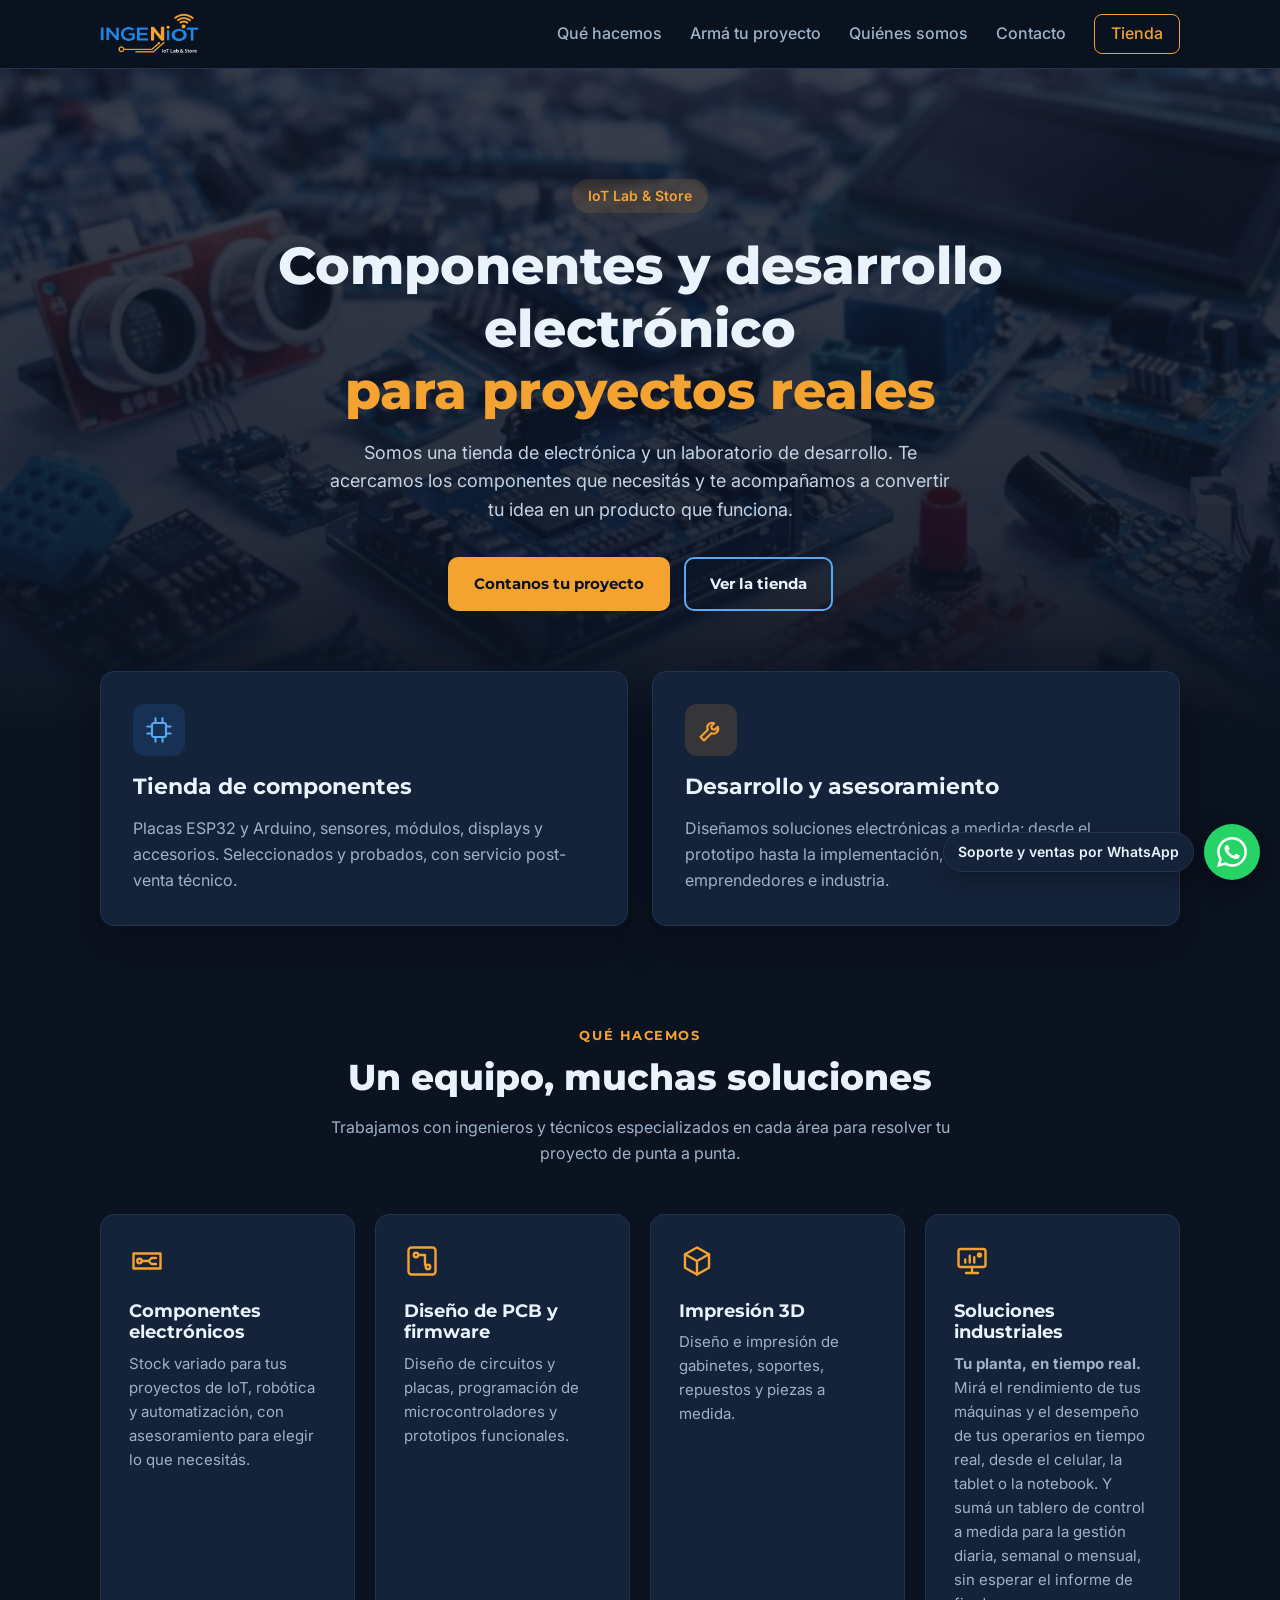
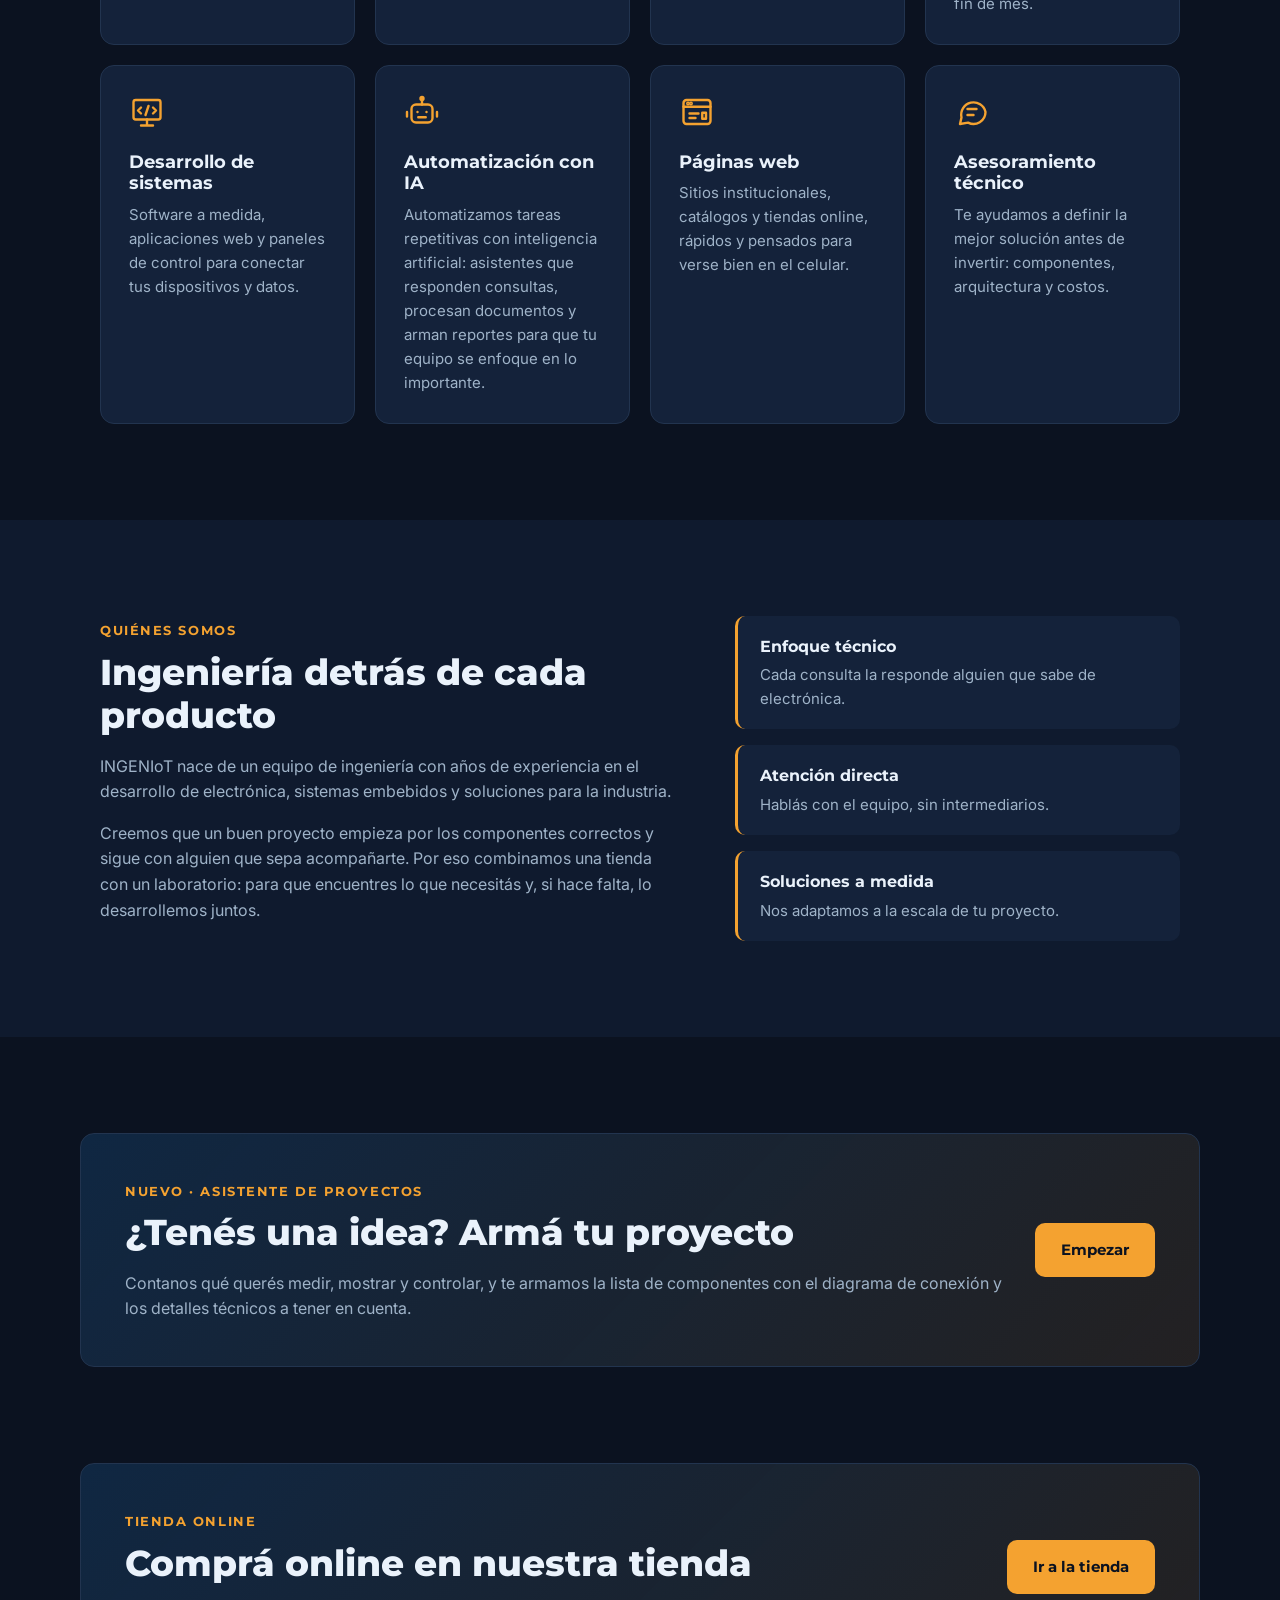
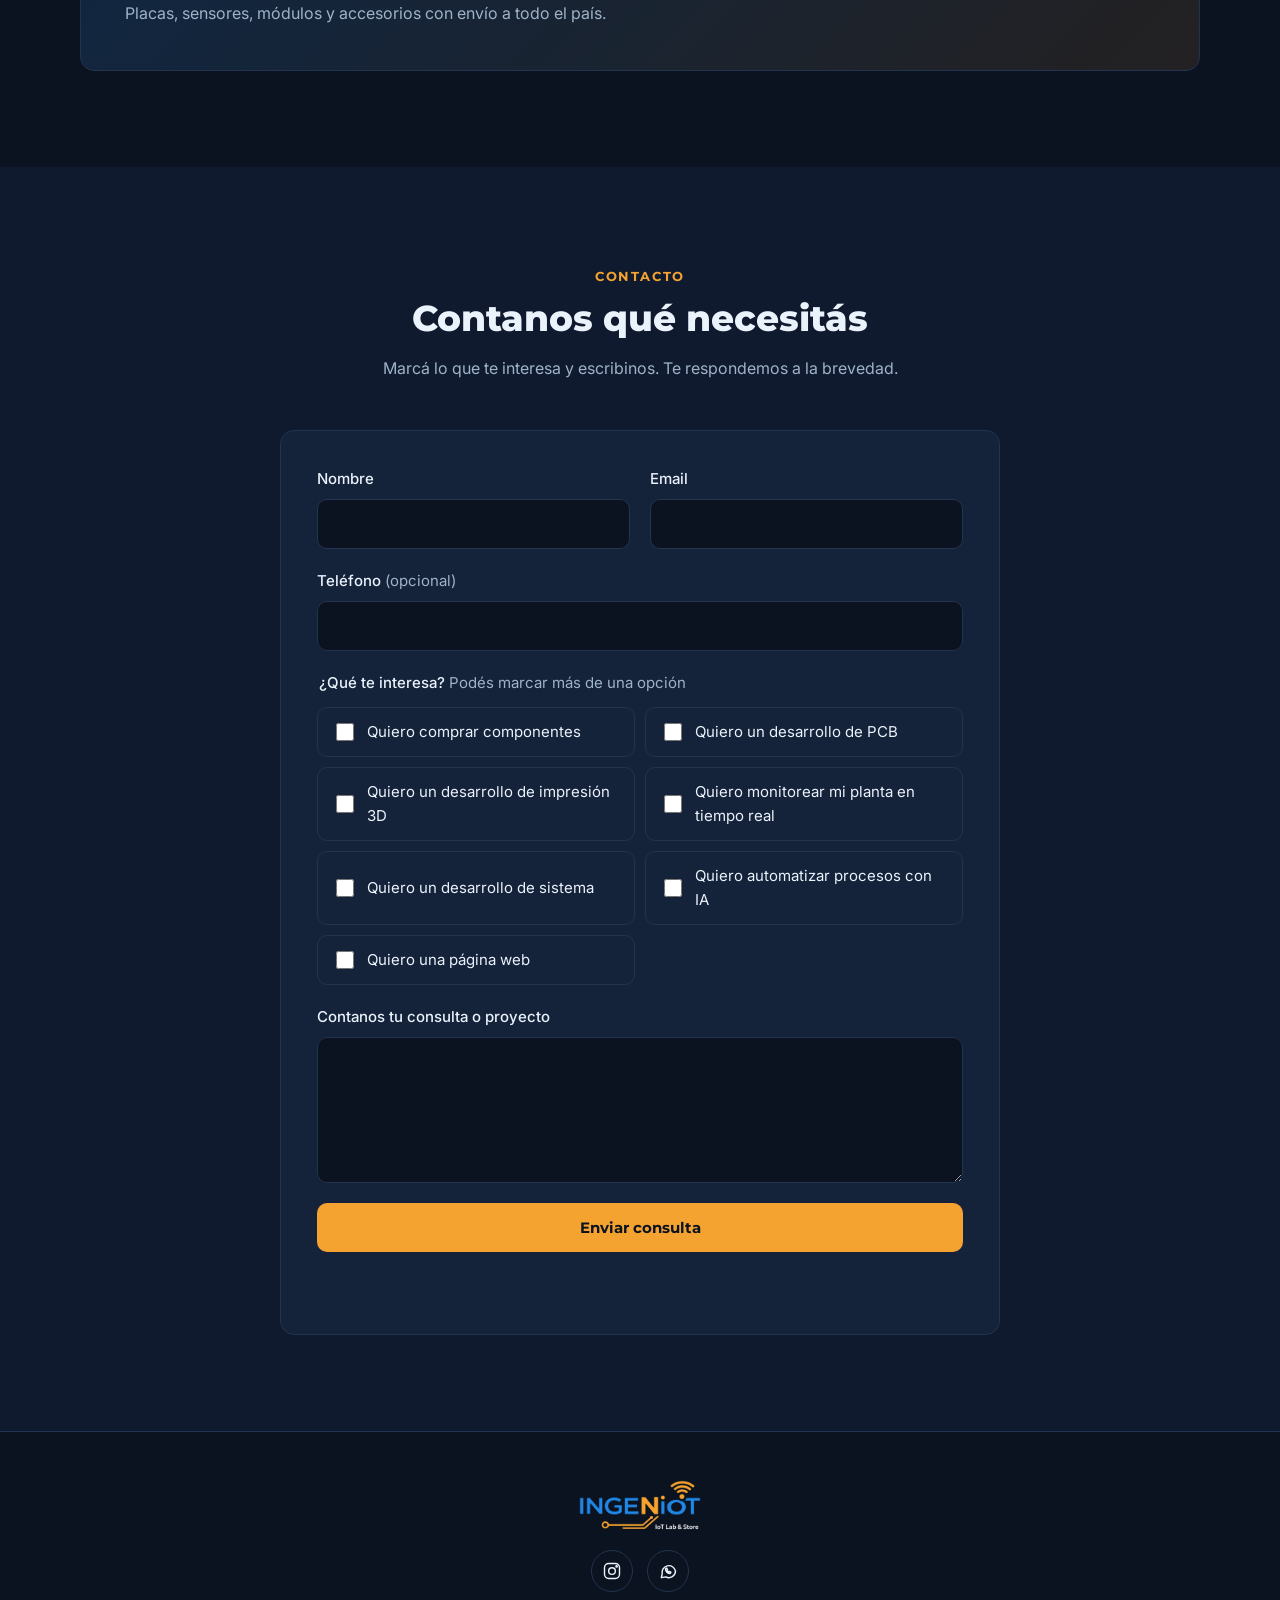
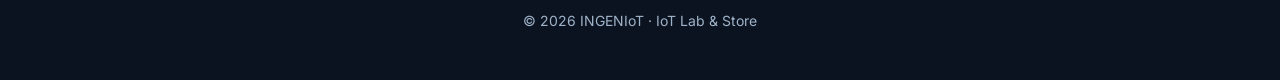
<file: index.html>
<!DOCTYPE html>
<html lang="es">
<head>
  <meta charset="UTF-8">
  <meta name="viewport" content="width=device-width, initial-scale=1.0">
  <title>INGENIoT | IoT Lab &amp; Store</title>
  <meta name="description" content="INGENIoT: tienda de componentes electrónicos e IoT, y desarrollos a medida: PCB, firmware, impresión 3D, soluciones industriales y sistemas.">
  <link rel="icon" type="image/png" href="ingeniot_reducido.png">

  <meta property="og:title" content="INGENIoT | IoT Lab & Store">
  <meta property="og:description" content="Componentes electrónicos y desarrollos a medida. Un equipo de ingeniería detrás de cada proyecto.">
  <meta property="og:image" content="https://ingeniotstore.com.ar/ingeniot_reducido.png">

  <link rel="preconnect" href="https://fonts.googleapis.com">
  <link rel="preconnect" href="https://fonts.gstatic.com" crossorigin>
  <link href="https://fonts.googleapis.com/css2?family=Montserrat:wght@500;600;700;800&family=Inter:wght@400;500;600&display=swap" rel="stylesheet">
  <link rel="stylesheet" href="styles.css">
</head>

<body>

  <!-- ===== ENCABEZADO ===== -->
  <header class="header">
    <div class="container header-inner">
      <a href="#inicio" class="brand"><img src="ingeniot.png" alt="INGENIoT IoT Lab & Store"></a>
      <button class="menu-toggle" aria-label="Abrir menú" aria-expanded="false">
        <span></span><span></span><span></span>
      </button>
      <nav class="nav">
        <a href="#servicios">Qué hacemos</a>
        <a href="asistente.html">Armá tu proyecto</a>
        <a href="#nosotros">Quiénes somos</a>
        <a href="#contacto">Contacto</a>
        <a href="#tienda" class="nav-store">Tienda</a>
      </nav>
    </div>
  </header>

  <!-- ===== HERO ===== -->
  <section class="hero" id="inicio">
    <div class="container hero-inner">
      <span class="badge">IoT Lab &amp; Store</span>
      <h1>Componentes y desarrollo electrónico<br><span class="accent">para proyectos reales</span></h1>
      <p class="lead">
        Somos una tienda de electrónica y un laboratorio de desarrollo.
        Te acercamos los componentes que necesitás y te acompañamos a convertir tu idea
        en un producto que funciona.
      </p>
      <div class="hero-actions">
        <a href="#contacto" class="btn btn-primary">Contanos tu proyecto</a>
        <a href="#tienda" class="btn btn-ghost">Ver la tienda</a>
      </div>
    </div>
  </section>

  <!-- ===== DOS PILARES ===== -->
  <section class="pillars container">
    <article class="pillar">
      <div class="pillar-icon">
        <svg viewBox="0 0 24 24" aria-hidden="true"><rect x="6" y="6" width="12" height="12" rx="1.5"/><path d="M9 2v4M15 2v4M9 18v4M15 18v4M2 9h4M2 15h4M18 9h4M18 15h4"/></svg>
      </div>
      <h2>Tienda de componentes</h2>
      <p>Placas ESP32 y Arduino, sensores, módulos, displays y accesorios. Seleccionados y probados, con servicio post-venta técnico.</p>
    </article>
    <article class="pillar">
      <div class="pillar-icon">
        <svg viewBox="0 0 24 24" aria-hidden="true"><path d="M14.7 6.3a4 4 0 0 0-5.4 5.4L3 18l3 3 6.3-6.3a4 4 0 0 0 5.4-5.4l-2.5 2.5-2.4-.6-.6-2.4z"/></svg>
      </div>
      <h2>Desarrollo y asesoramiento</h2>
      <p>Diseñamos soluciones electrónicas a medida: desde el prototipo hasta la implementación, para particulares, emprendedores e industria.</p>
    </article>
  </section>

  <!-- ===== SERVICIOS ===== -->
  <section class="section" id="servicios">
    <div class="container">
      <header class="section-head">
        <span class="kicker">Qué hacemos</span>
        <h2>Un equipo, muchas soluciones</h2>
        <p>Trabajamos con ingenieros y técnicos especializados en cada área para resolver tu proyecto de punta a punta.</p>
      </header>

      <div class="cards">
        <article class="card">
          <svg viewBox="0 0 24 24" aria-hidden="true"><path d="M3 7h18v10H3z"/><circle cx="7" cy="12" r="1.5"/><path d="M8.5 12H13l2-2h3M13 12l2 2h3"/></svg>
          <h3>Componentes electrónicos</h3>
          <p>Stock variado para tus proyectos de IoT, robótica y automatización, con asesoramiento para elegir lo que necesitás.</p>
        </article>
        <article class="card">
          <svg viewBox="0 0 24 24" aria-hidden="true"><rect x="3" y="3" width="18" height="18" rx="2"/><circle cx="8" cy="8" r="1.5"/><circle cx="16" cy="16" r="1.5"/><path d="M9.5 8H14v6.5"/></svg>
          <h3>Diseño de PCB y firmware</h3>
          <p>Diseño de circuitos y placas, programación de microcontroladores y prototipos funcionales.</p>
        </article>
        <article class="card">
          <svg viewBox="0 0 24 24" aria-hidden="true"><path d="M12 3l8 4.5v9L12 21l-8-4.5v-9z"/><path d="M12 12l8-4.5M12 12v9M12 12L4 7.5"/></svg>
          <h3>Impresión 3D</h3>
          <p>Diseño e impresión de gabinetes, soportes, repuestos y piezas a medida.</p>
        </article>
        <article class="card">
          <svg viewBox="0 0 24 24" aria-hidden="true"><rect x="3" y="4" width="18" height="12" rx="1.5"/><path d="M8 20h8M12 16v4M7.5 13v-2M10.5 13V8.5M13.5 13V9.5"/><circle cx="17" cy="8" r="1"/></svg>
          <h3>Soluciones industriales</h3>
          <p><strong>Tu planta, en tiempo real.</strong> Mirá el rendimiento de tus máquinas y el desempeño de tus operarios en tiempo real, desde el celular, la tablet o la notebook. Y sumá un tablero de control a medida para la gestión diaria, semanal o mensual, sin esperar el informe de fin de mes.</p>
        </article>
        <article class="card">
          <svg viewBox="0 0 24 24" aria-hidden="true"><rect x="3" y="4" width="18" height="13" rx="1.5"/><path d="M8 21h8M12 17v4M8 9l-2 2 2 2M16 9l2 2-2 2M13 8l-2 6"/></svg>
          <h3>Desarrollo de sistemas</h3>
          <p>Software a medida, aplicaciones web y paneles de control para conectar tus dispositivos y datos.</p>
        </article>
        <article class="card">
          <svg viewBox="0 0 24 24" aria-hidden="true"><rect x="5" y="7" width="14" height="12" rx="3"/><path d="M12 3v4M9 12h.01M15 12h.01M9.5 15.5h5M2 12v3M22 12v3"/><circle cx="12" cy="3" r="1"/></svg>
          <h3>Automatización con IA</h3>
          <p>Automatizamos tareas repetitivas con inteligencia artificial: asistentes que responden consultas, procesan documentos y arman reportes para que tu equipo se enfoque en lo importante.</p>
        </article>
        <article class="card">
          <svg viewBox="0 0 24 24" aria-hidden="true"><rect x="3" y="4" width="18" height="16" rx="2"/><path d="M3 8.5h18"/><circle cx="6" cy="6.3" r=".5"/><circle cx="8" cy="6.3" r=".5"/><path d="M7 13h6M7 16h4M15.5 12.5h2.5v4h-2.5z"/></svg>
          <h3>Páginas web</h3>
          <p>Sitios institucionales, catálogos y tiendas online, rápidos y pensados para verse bien en el celular.</p>
        </article>
        <article class="card">
          <svg viewBox="0 0 24 24" aria-hidden="true"><path d="M21 12a8 8 0 0 1-11.6 7.1L4 20l1-4.4A8 8 0 1 1 21 12z"/><path d="M9 10h6M9 14h4"/></svg>
          <h3>Asesoramiento técnico</h3>
          <p>Te ayudamos a definir la mejor solución antes de invertir: componentes, arquitectura y costos.</p>
        </article>
      </div>
    </div>
  </section>

  <!-- ===== QUIÉNES SOMOS ===== -->
  <section class="section section-alt" id="nosotros">
    <div class="container about">
      <div class="about-text">
        <span class="kicker">Quiénes somos</span>
        <h2>Ingeniería detrás de cada producto</h2>
        <p>
          INGENIoT nace de un equipo de ingeniería con años de experiencia en el desarrollo
          de electrónica, sistemas embebidos y soluciones para la industria.
        </p>
        <p>
          Creemos que un buen proyecto empieza por los componentes correctos y sigue con
          alguien que sepa acompañarte. Por eso combinamos una tienda con un laboratorio:
          para que encuentres lo que necesitás y, si hace falta, lo desarrollemos juntos.
        </p>
      </div>
      <ul class="values">
        <li><strong>Enfoque técnico</strong><span>Cada consulta la responde alguien que sabe de electrónica.</span></li>
        <li><strong>Atención directa</strong><span>Hablás con el equipo, sin intermediarios.</span></li>
        <li><strong>Soluciones a medida</strong><span>Nos adaptamos a la escala de tu proyecto.</span></li>
      </ul>
    </div>
  </section>

  <!-- ===== ASISTENTE ===== -->
  <section class="section" id="asistente">
    <div class="container store-cta">
      <div>
        <span class="kicker">Nuevo · Asistente de proyectos</span>
        <h2>¿Tenés una idea? Armá tu proyecto</h2>
        <p>Contanos qué querés medir, mostrar y controlar, y te armamos la lista de componentes con el diagrama de conexión y los detalles técnicos a tener en cuenta.</p>
      </div>
      <a href="asistente.html" class="btn btn-primary">Empezar</a>
    </div>
  </section>

  <!-- ===== TIENDA ===== -->
  <section class="section" id="tienda">
    <div class="container store-cta">
      <div>
        <span class="kicker">Tienda online</span>
        <h2>Nuestra tienda está en desarrollo</h2>
        <p>Muy pronto vas a poder comprar todos nuestros componentes online. Mientras tanto, escribinos y te asesoramos.</p>
      </div>
      <a href="#contacto" class="btn btn-primary" id="store-link">
        <span id="store-link-text">Consultar disponibilidad</span>
      </a>
    </div>
  </section>

  <!-- ===== CONTACTO ===== -->
  <section class="section section-alt" id="contacto">
    <div class="container contact">
      <header class="section-head">
        <span class="kicker">Contacto</span>
        <h2>Contanos qué necesitás</h2>
        <p>Marcá lo que te interesa y escribinos. Te respondemos a la brevedad.</p>
      </header>

      <form class="form" id="contact-form" novalidate>
        <input type="hidden" name="_subject" value="Nueva consulta desde ingeniotstore.com.ar">
        <input type="text" name="_gotcha" tabindex="-1" autocomplete="off" style="display:none">
        <div class="form-row">
          <label>Nombre
            <input type="text" name="nombre" required autocomplete="name">
          </label>
          <label>Email
            <input type="email" name="email" required autocomplete="email">
          </label>
        </div>
        <label><span>Teléfono <span class="optional">(opcional)</span></span>
          <input type="tel" name="telefono" autocomplete="tel">
        </label>

        <fieldset>
          <legend>¿Qué te interesa? <span class="optional">Podés marcar más de una opción</span></legend>
          <div class="checks">
            <label class="check"><input type="checkbox" name="interes" value="Quiero comprar componentes"><span>Quiero comprar componentes</span></label>
            <label class="check"><input type="checkbox" name="interes" value="Quiero un desarrollo de PCB"><span>Quiero un desarrollo de PCB</span></label>
            <label class="check"><input type="checkbox" name="interes" value="Quiero un desarrollo de impresión 3D"><span>Quiero un desarrollo de impresión 3D</span></label>
            <label class="check"><input type="checkbox" name="interes" value="Quiero monitorear mi planta en tiempo real"><span>Quiero monitorear mi planta en tiempo real</span></label>
            <label class="check"><input type="checkbox" name="interes" value="Quiero un desarrollo de sistema"><span>Quiero un desarrollo de sistema</span></label>
            <label class="check"><input type="checkbox" name="interes" value="Quiero automatizar procesos con IA"><span>Quiero automatizar procesos con IA</span></label>
            <label class="check"><input type="checkbox" name="interes" value="Quiero una página web"><span>Quiero una página web</span></label>
          </div>
        </fieldset>

        <label>Contanos tu consulta o proyecto
          <textarea name="mensaje" rows="5" required></textarea>
        </label>

        <button type="submit" class="btn btn-primary btn-block">Enviar consulta</button>
        <p class="form-status" id="form-status" role="status"></p>
      </form>
    </div>
  </section>

  <!-- ===== PIE ===== -->
  <footer class="footer">
    <div class="container footer-inner">
      <img src="ingeniot.png" alt="INGENIoT" class="footer-logo">
      <div class="social">
        <a href="https://www.instagram.com/ingeniot.store/" target="_blank" rel="noopener" aria-label="Instagram">
          <svg viewBox="0 0 24 24" aria-hidden="true"><rect x="3" y="3" width="18" height="18" rx="5"/><circle cx="12" cy="12" r="4"/><circle cx="17.5" cy="6.5" r="0.8" class="fill"/></svg>
        </a>
        <a href="https://wa.me/5491128269570" target="_blank" rel="noopener" aria-label="WhatsApp">
          <svg viewBox="0 0 24 24" aria-hidden="true"><path d="M21 12a8 8 0 0 1-11.6 7.1L4 20l1-4.4A8 8 0 1 1 21 12z"/><path d="M9 9.5c0 3 2.5 5.5 5.5 5.5l1-1.5-2-1-1 .8a4 4 0 0 1-1.8-1.8l.8-1-1-2z"/></svg>
        </a>
      </div>
      <p class="copy">© <span id="year"></span> INGENIoT · IoT Lab &amp; Store</p>
    </div>
  </footer>

  <!-- ===== BOTÓN FLOTANTE DE WHATSAPP ===== -->
  <a class="wa-float" href="https://wa.me/5491128269570?text=Hola%20INGENIoT!%20Les%20escribo%20desde%20la%20web." target="_blank" rel="noopener" aria-label="Soporte y ventas por WhatsApp">
    <span class="wa-float-label">Soporte y ventas por WhatsApp</span>
    <span class="wa-float-icon"><svg viewBox="0 0 24 24" aria-hidden="true"><path d="M17.472 14.382c-.297-.149-1.758-.867-2.03-.967-.273-.099-.471-.148-.67.15-.197.297-.767.966-.94 1.164-.173.199-.347.223-.644.075-.297-.15-1.255-.463-2.39-1.475-.883-.788-1.48-1.761-1.653-2.059-.173-.297-.018-.458.13-.606.134-.133.298-.347.446-.52.149-.174.198-.298.298-.497.099-.198.05-.371-.025-.52-.075-.149-.669-1.612-.916-2.207-.242-.579-.487-.5-.669-.51-.173-.008-.371-.01-.57-.01-.198 0-.52.074-.792.372-.272.297-1.04 1.016-1.04 2.479 0 1.462 1.065 2.875 1.213 3.074.149.198 2.096 3.2 5.077 4.487.709.306 1.262.489 1.694.625.712.227 1.36.195 1.871.118.571-.085 1.758-.719 2.006-1.413.248-.694.248-1.289.173-1.413-.074-.124-.272-.198-.57-.347m-5.421 7.403h-.004a9.87 9.87 0 01-5.031-1.378l-.361-.214-3.741.982.998-3.648-.235-.374a9.86 9.86 0 01-1.51-5.26c.001-5.45 4.436-9.884 9.888-9.884 2.64 0 5.122 1.03 6.988 2.898a9.825 9.825 0 012.893 6.994c-.003 5.45-4.437 9.884-9.885 9.884m8.413-18.297A11.815 11.815 0 0012.05 0C5.495 0 .16 5.335.157 11.892c0 2.096.547 4.142 1.588 5.945L.057 24l6.305-1.654a11.882 11.882 0 005.683 1.448h.005c6.554 0 11.89-5.335 11.893-11.893a11.821 11.821 0 00-3.48-8.413Z"/></svg></span>
  </a>

  <script src="script.js"></script>
  <!-- Cloudflare Web Analytics -->
  <script type="module" src="https://static.cloudflareinsights.com/beacon.min.js" data-cf-beacon='{"token": "4efd9dc6b10c491eab348f158e0e42d2"}'></script>
  <!-- End Cloudflare Web Analytics -->
</body>
</html>
</file>
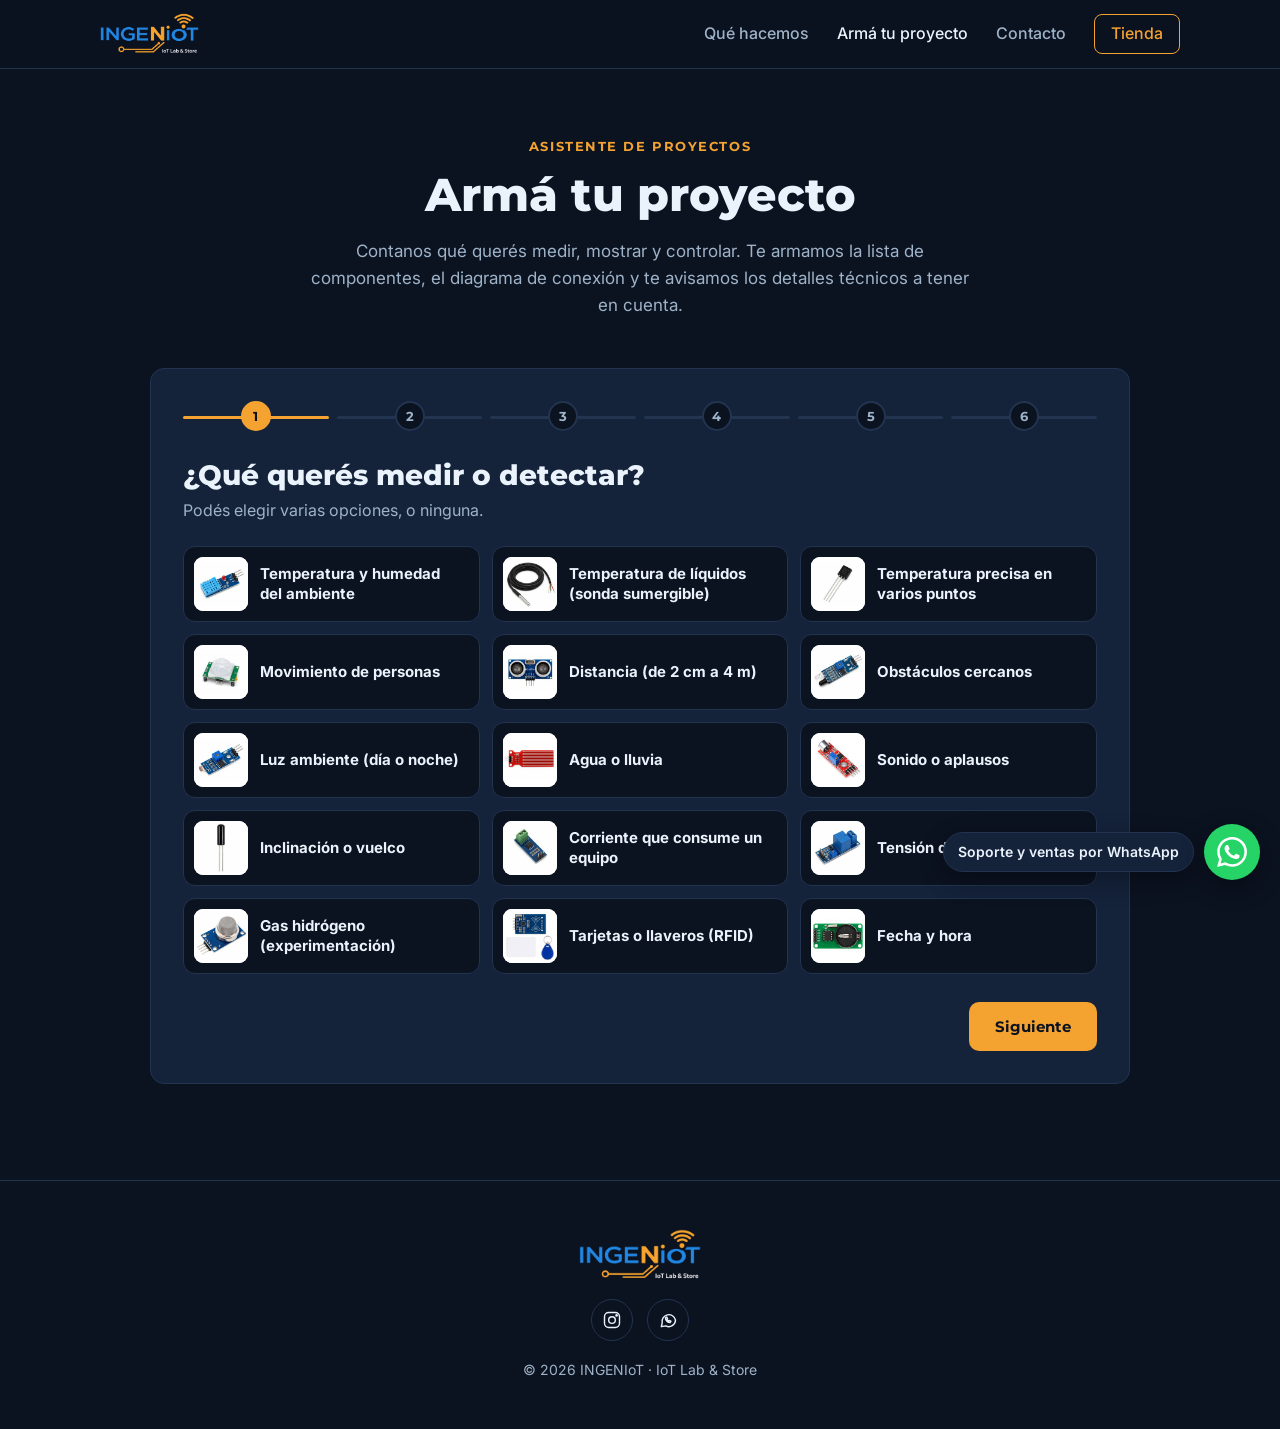
<file: asistente.html>
<!DOCTYPE html>
<html lang="es">
<head>
  <meta charset="UTF-8">
  <meta name="viewport" content="width=device-width, initial-scale=1.0">
  <title>Armá tu proyecto | INGENIoT</title>
  <meta name="description" content="Respondé unas preguntas y te armamos la lista de componentes para tu proyecto con ESP32 o Arduino, con el diagrama de conexión.">
  <link rel="icon" type="image/png" href="ingeniot_reducido.png">

  <meta property="og:title" content="Armá tu proyecto | INGENIoT">
  <meta property="og:description" content="Contanos qué querés medir, mostrar y controlar, y te decimos qué componentes necesitás.">
  <meta property="og:image" content="https://ingeniotstore.com.ar/ingeniot_reducido.png">

  <link rel="preconnect" href="https://fonts.googleapis.com">
  <link rel="preconnect" href="https://fonts.gstatic.com" crossorigin>
  <link href="https://fonts.googleapis.com/css2?family=Montserrat:wght@500;600;700;800&family=Inter:wght@400;500;600&display=swap" rel="stylesheet">
  <link rel="stylesheet" href="styles.css">
  <link rel="stylesheet" href="asistente.css">
</head>

<body>

  <!-- ===== ENCABEZADO ===== -->
  <header class="header">
    <div class="container header-inner">
      <a href="index.html" class="brand"><img src="ingeniot.png" alt="INGENIoT IoT Lab & Store"></a>
      <button class="menu-toggle" aria-label="Abrir menú" aria-expanded="false">
        <span></span><span></span><span></span>
      </button>
      <nav class="nav">
        <a href="index.html#servicios">Qué hacemos</a>
        <a href="asistente.html" aria-current="page">Armá tu proyecto</a>
        <a href="index.html#contacto">Contacto</a>
        <a href="https://ingeniot.mitiendanube.com" class="nav-store" target="_blank" rel="noopener">Tienda</a>
      </nav>
    </div>
  </header>

  <!-- ===== INTRO ===== -->
  <section class="as-hero">
    <div class="container">
      <span class="kicker">Asistente de proyectos</span>
      <h1>Armá tu proyecto</h1>
      <p>Contanos qué querés medir, mostrar y controlar. Te armamos la lista de componentes, el diagrama de conexión y te avisamos los detalles técnicos a tener en cuenta.</p>
    </div>
  </section>

  <!-- ===== ASISTENTE ===== -->
  <section class="as-main">
    <div class="container">

      <div class="as-wizard" id="wizard">
        <ol class="as-progress" id="progress"></ol>
        <div class="as-step" id="step"></div>
        <div class="as-nav">
          <button class="btn btn-ghost" id="prev" type="button">Atrás</button>
          <p class="as-hint" id="hint" role="status"></p>
          <button class="btn btn-primary" id="next" type="button">Siguiente</button>
        </div>
      </div>

      <div class="as-result" id="result" hidden>
        <div class="as-result-head">
          <div>
            <span class="kicker">Tu proyecto</span>
            <h2 id="res-title">Así se conecta</h2>
            <p id="res-summary"></p>
          </div>
          <div class="as-result-actions">
            <button class="btn btn-ghost" id="edit" type="button">Modificar respuestas</button>
            <button class="btn btn-ghost" id="restart" type="button">Empezar de nuevo</button>
          </div>
        </div>

        <div class="as-kit" id="kit" hidden></div>

        <div class="as-diagram" id="diagram">
          <svg class="as-lines" id="lines" aria-hidden="true"></svg>
          <div class="as-col" id="col-in"><h3>Entradas</h3></div>
          <div class="as-col as-center" id="col-center"></div>
          <div class="as-col" id="col-out"><h3>Salidas</h3></div>
        </div>

        <div class="as-wiring">
          <h3>Para conectarlo todo</h3>
          <div class="as-wiring-cards" id="wiring"></div>
        </div>

        <div class="as-notes" id="notes"></div>

        <div class="as-list">
          <h3>Lista de componentes</h3>
          <p class="as-small">Destildá lo que ya tengas. Precios de referencia de nuestra tienda online.</p>
          <div id="list"></div>
          <div class="as-total"><span>Total estimado</span><strong id="total"></strong></div>
          <div class="as-buy">
            <button class="btn btn-primary" id="wa" type="button">Pedir por WhatsApp</button>
            <button class="btn btn-ghost" id="ask" type="button">Quiero asesoramiento</button>
            <button class="btn btn-ghost" id="share" type="button">Copiar link del proyecto</button>
          </div>
        </div>

        <form class="form as-form" id="ask-form" hidden novalidate>
          <h3>Contanos tu idea</h3>
          <p class="as-small">Nuestro equipo revisa tu proyecto y te responde por mail con sugerencias, sin costo.</p>
          <input type="hidden" name="_subject" value="Proyecto armado en el asistente de ingeniotstore.com.ar">
          <input type="text" name="_gotcha" tabindex="-1" autocomplete="off" style="display:none">
          <input type="hidden" name="proyecto" id="ask-proyecto">
          <div class="form-row">
            <label>Nombre <input type="text" name="nombre" required autocomplete="name"></label>
            <label>Email <input type="email" name="email" required autocomplete="email"></label>
          </div>
          <label>¿Qué querés lograr? <span class="optional">Cuanto más detalle, mejor</span>
            <textarea name="mensaje" rows="4" required></textarea>
          </label>
          <button type="submit" class="btn btn-primary btn-block">Enviar a INGENIoT</button>
          <p class="form-status" id="ask-status" role="status"></p>
        </form>
      </div>

    </div>
  </section>

  <!-- ===== PIE ===== -->
  <footer class="footer">
    <div class="container footer-inner">
      <img src="ingeniot.png" alt="INGENIoT" class="footer-logo">
      <div class="social">
        <a href="https://www.instagram.com/ingeniot.store/" target="_blank" rel="noopener" aria-label="Instagram">
          <svg viewBox="0 0 24 24" aria-hidden="true"><rect x="3" y="3" width="18" height="18" rx="5"/><circle cx="12" cy="12" r="4"/><circle cx="17.5" cy="6.5" r="0.8" class="fill"/></svg>
        </a>
        <a href="https://wa.me/5491128269570" target="_blank" rel="noopener" aria-label="WhatsApp">
          <svg viewBox="0 0 24 24" aria-hidden="true"><path d="M21 12a8 8 0 0 1-11.6 7.1L4 20l1-4.4A8 8 0 1 1 21 12z"/><path d="M9 9.5c0 3 2.5 5.5 5.5 5.5l1-1.5-2-1-1 .8a4 4 0 0 1-1.8-1.8l.8-1-1-2z"/></svg>
        </a>
      </div>
      <p class="copy">© <span id="year"></span> INGENIoT · IoT Lab &amp; Store</p>
    </div>
  </footer>

  <!-- ===== BOTÓN FLOTANTE DE WHATSAPP ===== -->
  <a class="wa-float" href="https://wa.me/5491128269570?text=Hola%20INGENIoT!%20Les%20escribo%20desde%20la%20web." target="_blank" rel="noopener" aria-label="Soporte y ventas por WhatsApp">
    <span class="wa-float-label">Soporte y ventas por WhatsApp</span>
    <span class="wa-float-icon"><svg viewBox="0 0 24 24" aria-hidden="true"><path d="M17.472 14.382c-.297-.149-1.758-.867-2.03-.967-.273-.099-.471-.148-.67.15-.197.297-.767.966-.94 1.164-.173.199-.347.223-.644.075-.297-.15-1.255-.463-2.39-1.475-.883-.788-1.48-1.761-1.653-2.059-.173-.297-.018-.458.13-.606.134-.133.298-.347.446-.52.149-.174.198-.298.298-.497.099-.198.05-.371-.025-.52-.075-.149-.669-1.612-.916-2.207-.242-.579-.487-.5-.669-.51-.173-.008-.371-.01-.57-.01-.198 0-.52.074-.792.372-.272.297-1.04 1.016-1.04 2.479 0 1.462 1.065 2.875 1.213 3.074.149.198 2.096 3.2 5.077 4.487.709.306 1.262.489 1.694.625.712.227 1.36.195 1.871.118.571-.085 1.758-.719 2.006-1.413.248-.694.248-1.289.173-1.413-.074-.124-.272-.198-.57-.347m-5.421 7.403h-.004a9.87 9.87 0 01-5.031-1.378l-.361-.214-3.741.982.998-3.648-.235-.374a9.86 9.86 0 01-1.51-5.26c.001-5.45 4.436-9.884 9.888-9.884 2.64 0 5.122 1.03 6.988 2.898a9.825 9.825 0 012.893 6.994c-.003 5.45-4.437 9.884-9.885 9.884m8.413-18.297A11.815 11.815 0 0012.05 0C5.495 0 .16 5.335.157 11.892c0 2.096.547 4.142 1.588 5.945L.057 24l6.305-1.654a11.882 11.882 0 005.683 1.448h.005c6.554 0 11.89-5.335 11.893-11.893a11.821 11.821 0 00-3.48-8.413Z"/></svg></span>
  </a>

  <script src="asistente-datos.js"></script>
  <script src="asistente.js"></script>
  <!-- Cloudflare Web Analytics -->
  <script type="module" src="https://static.cloudflareinsights.com/beacon.min.js" data-cf-beacon='{"token": "4efd9dc6b10c491eab348f158e0e42d2"}'></script>
  <!-- End Cloudflare Web Analytics -->
</body>
</html>
</file>
<file: styles.css>
/* ===== Paleta INGENIoT ===== */
:root {
  --bg: #0B1220;
  --bg-alt: #0F1A2E;
  --surface: #14223A;
  --border: #22344F;
  --blue: #2385E0;
  --blue-light: #5AA9F0;
  --orange: #F4A230;
  --orange-dark: #E08A12;
  --text: #EAF2FB;
  --muted: #9FB3C8;
  --radius: 14px;
  --max: 1120px;
}

* { box-sizing: border-box; }

html { scroll-behavior: smooth; scroll-padding-top: 76px; }

body {
  margin: 0;
  font-family: "Inter", Arial, sans-serif;
  background: var(--bg);
  color: var(--text);
  line-height: 1.6;
  -webkit-font-smoothing: antialiased;
}

h1, h2, h3 { font-family: "Montserrat", Arial, sans-serif; line-height: 1.2; margin: 0 0 16px; }
p { margin: 0 0 16px; color: var(--muted); }
a { color: inherit; }
img { max-width: 100%; display: block; }

.container { max-width: var(--max); margin: 0 auto; padding: 0 20px; }
.accent { color: var(--orange); }

/* ===== Botones ===== */
.btn {
  display: inline-flex; align-items: center; justify-content: center; gap: 8px;
  padding: 13px 24px; border-radius: 10px; border: 2px solid transparent;
  font-family: "Montserrat", Arial, sans-serif; font-weight: 700; font-size: 15px;
  text-decoration: none; cursor: pointer; transition: transform .15s, background .15s, border-color .15s;
}
.btn:hover { transform: translateY(-2px); }
.btn-primary { background: var(--orange); color: #0B1220; }
.btn-primary:hover { background: #FFB54D; }
.btn-ghost { border-color: var(--blue-light); color: var(--text); }
.btn-ghost:hover { background: rgba(90,169,240,.12); }
.btn-block { width: 100%; }

/* ===== Encabezado ===== */
.header {
  position: sticky; top: 0; z-index: 10;
  background: rgba(11,18,32,.92); backdrop-filter: blur(8px);
  border-bottom: 1px solid var(--border);
}
.header-inner { display: flex; align-items: center; justify-content: space-between; height: 68px; }
.brand img { height: 42px; width: auto; }
.nav { display: flex; align-items: center; gap: 28px; }
.nav a { text-decoration: none; font-weight: 500; color: var(--muted); transition: color .15s; }
.nav a:hover { color: var(--text); }
.nav .nav-store { color: var(--orange); border: 1.5px solid var(--orange); padding: 6px 16px; border-radius: 8px; }
.nav .nav-store:hover { background: var(--orange); color: #0B1220; }

.menu-toggle { display: none; background: none; border: 0; padding: 8px; cursor: pointer; }
.menu-toggle span { display: block; width: 24px; height: 2px; margin: 5px 0; background: var(--text); transition: .2s; }

/* ===== Hero ===== */
.hero {
  position: relative; padding: 110px 0 120px; text-align: center;
  background: linear-gradient(180deg, rgba(11,18,32,.80) 0%, rgba(11,18,32,.88) 70%, var(--bg) 100%),
              url("banner_modulos.jpeg") center / cover no-repeat;
}
.hero-inner { max-width: 820px; }
.badge {
  display: inline-block; margin-bottom: 22px; padding: 6px 16px; border-radius: 999px;
  background: rgba(244,162,48,.12); color: var(--orange); font-size: 14px; font-weight: 600;
}
.hero h1 { font-size: clamp(30px, 5vw, 52px); font-weight: 800; }
.lead { font-size: 18px; max-width: 640px; margin: 0 auto 32px; color: #C3D3E4; }
.hero-actions { display: flex; gap: 14px; justify-content: center; flex-wrap: wrap; }

/* ===== Pilares ===== */
.pillars {
  display: grid; grid-template-columns: 1fr 1fr; gap: 24px;
  margin-top: -60px; position: relative;
}
.pillar {
  background: var(--surface); border: 1px solid var(--border); border-radius: var(--radius);
  padding: 32px; box-shadow: 0 20px 40px rgba(0,0,0,.25);
}
.pillar h2 { font-size: 22px; }
.pillar p { margin: 0; }
.pillar-icon {
  width: 52px; height: 52px; border-radius: 12px; margin-bottom: 18px;
  display: grid; place-items: center; background: rgba(35,133,224,.15);
}
.pillar:nth-child(2) .pillar-icon { background: rgba(244,162,48,.15); }
.pillar-icon svg { width: 28px; height: 28px; fill: none; stroke: var(--blue-light); stroke-width: 1.8; stroke-linecap: round; stroke-linejoin: round; }
.pillar:nth-child(2) .pillar-icon svg { stroke: var(--orange); }

/* ===== Secciones ===== */
.section { padding: 96px 0; }
.section-alt { background: var(--bg-alt); }
.section-head { text-align: center; max-width: 680px; margin: 0 auto 48px; }
.section-head h2, .about h2, .store-cta h2 { font-size: clamp(26px, 3.5vw, 36px); font-weight: 800; }
.kicker {
  display: inline-block; margin-bottom: 10px; color: var(--orange);
  font-family: "Montserrat", Arial, sans-serif; font-weight: 700; font-size: 13px;
  letter-spacing: .12em; text-transform: uppercase;
}

/* ===== Tarjetas de servicios ===== */
.cards { display: grid; grid-template-columns: repeat(3, 1fr); gap: 20px; }
.card {
  background: var(--surface); border: 1px solid var(--border); border-radius: var(--radius);
  padding: 28px; transition: border-color .2s, transform .2s;
}
.card:hover { border-color: var(--blue); transform: translateY(-4px); }
.card svg { width: 36px; height: 36px; margin-bottom: 14px; fill: none; stroke: var(--orange); stroke-width: 1.6; stroke-linecap: round; stroke-linejoin: round; }
.card h3 { font-size: 18px; margin-bottom: 8px; }
.card p { margin: 0; font-size: 15px; }
@media (min-width: 1081px) { .cards { grid-template-columns: repeat(4, 1fr); } }

/* ===== Quiénes somos ===== */
.about { display: grid; grid-template-columns: 1.3fr 1fr; gap: 56px; align-items: center; }
.values { list-style: none; margin: 0; padding: 0; display: grid; gap: 16px; }
.values li {
  background: var(--surface); border-left: 3px solid var(--orange); border-radius: 10px;
  padding: 18px 22px; display: grid; gap: 4px;
}
.values strong { font-family: "Montserrat", Arial, sans-serif; }
.values span { color: var(--muted); font-size: 15px; }

/* ===== Tienda ===== */
.store-cta {
  display: flex; align-items: center; justify-content: space-between; gap: 32px;
  background: linear-gradient(135deg, rgba(35,133,224,.18), rgba(244,162,48,.10));
  border: 1px solid var(--border); border-radius: var(--radius); padding: 44px;
}
.store-cta p { margin: 0; }
.store-cta .btn { flex-shrink: 0; }
#asistente { padding-bottom: 0; }

/* ===== Formulario ===== */
.contact { max-width: 760px; }
.form {
  background: var(--surface); border: 1px solid var(--border); border-radius: var(--radius);
  padding: 36px; display: grid; gap: 20px;
}
.form-row { display: grid; grid-template-columns: 1fr 1fr; gap: 20px; }
.form label { display: grid; gap: 8px; font-weight: 500; font-size: 15px; }
.optional { color: var(--muted); font-weight: 400; }
.form input[type="text"], .form input[type="email"], .form input[type="tel"], .form textarea {
  width: 100%; padding: 12px 14px; border-radius: 10px;
  border: 1px solid var(--border); background: var(--bg); color: var(--text);
  font: inherit; transition: border-color .15s;
}
.form input:focus, .form textarea:focus { outline: none; border-color: var(--blue); box-shadow: 0 0 0 3px rgba(35,133,224,.2); }
.form textarea { resize: vertical; }
.form .invalid { border-color: #E5534B; }

fieldset { border: 0; padding: 0; margin: 0; }
legend { font-weight: 500; font-size: 15px; margin-bottom: 12px; }
.checks { display: grid; grid-template-columns: 1fr 1fr; gap: 10px; }
.form .check {
  display: flex; align-items: center; gap: 10px; font-weight: 400;
  padding: 12px 14px; border: 1px solid var(--border); border-radius: 10px; cursor: pointer;
  transition: border-color .15s, background .15s;
}
.form .check:hover { border-color: var(--blue); }
.check input { width: 18px; height: 18px; accent-color: var(--orange); flex-shrink: 0; }
.check:has(input:checked) { border-color: var(--orange); background: rgba(244,162,48,.08); }

.form-status { margin: 0; text-align: center; min-height: 1.6em; }
.form-status.ok { color: #5BD18B; }
.form-status.error { color: #F07A73; }

/* ===== Pie ===== */
.footer { padding: 48px 0; border-top: 1px solid var(--border); }
.footer-inner { display: flex; flex-direction: column; align-items: center; gap: 18px; }
.footer-logo { height: 52px; width: auto; }
.social { display: flex; gap: 14px; }
.social a {
  width: 42px; height: 42px; border-radius: 50%; display: grid; place-items: center;
  border: 1px solid var(--border); transition: border-color .15s, background .15s;
}
.social a:hover { border-color: var(--orange); background: rgba(244,162,48,.1); }
.social svg { width: 20px; height: 20px; fill: none; stroke: var(--text); stroke-width: 1.7; stroke-linecap: round; stroke-linejoin: round; }
.social svg .fill { fill: var(--text); }
.copy { margin: 0; font-size: 14px; }

/* ===== Responsive ===== */
@media (max-width: 900px) {
  .cards { grid-template-columns: 1fr 1fr; }
  .about { grid-template-columns: 1fr; gap: 32px; }
}

@media (max-width: 720px) {
  .menu-toggle { display: block; }
  .nav {
    position: absolute; top: 68px; left: 0; right: 0;
    flex-direction: column; gap: 0; padding: 8px 20px 20px;
    background: var(--bg); border-bottom: 1px solid var(--border);
    display: none;
  }
  .nav.open { display: flex; }
  .nav a { padding: 12px 0; width: 100%; text-align: center; }
  .nav .nav-store { margin-top: 8px; }
  .brand img { height: 36px; }

  .hero { padding: 72px 0 96px; }
  .lead { font-size: 16px; }
  .pillars, .cards, .form-row, .checks { grid-template-columns: 1fr; }
  .pillar, .form { padding: 24px; }
  .section { padding: 72px 0; }
  .store-cta { flex-direction: column; align-items: flex-start; padding: 28px; }
  .store-cta .btn { width: 100%; }
}

/* ===== Botón flotante de WhatsApp ===== */
.wa-float {
  position: fixed; right: 20px; bottom: 20px; z-index: 50;
  display: flex; align-items: center; gap: 10px; text-decoration: none;
}
.wa-float-icon {
  width: 56px; height: 56px; border-radius: 50%; display: grid; place-items: center;
  background: #25D366; box-shadow: 0 8px 24px rgba(0,0,0,.35); transition: transform .15s;
}
.wa-float-icon svg { width: 30px; height: 30px; fill: #fff; }
.wa-float-label {
  background: var(--surface); color: var(--text); border: 1px solid var(--border);
  padding: 8px 14px; border-radius: 999px; font-size: 14px; font-weight: 600;
  box-shadow: 0 8px 24px rgba(0,0,0,.3); white-space: nowrap;
}
.wa-float:hover .wa-float-icon { transform: scale(1.08); }
@media (max-width: 720px) {
  .wa-float { right: 14px; bottom: 14px; }
  .wa-float-label { display: none; }   /* en el celular, solo el ícono */
  .wa-float-icon { width: 52px; height: 52px; }
}
</file>
<file: asistente.css>
/* ===== Asistente "Armá tu proyecto" (usa las variables de styles.css) ===== */
.nav a[aria-current="page"] { color: var(--text); }
.btn-ghost { background: transparent; }

.as-hero { padding: 64px 0 24px; text-align: center; }
.as-hero h1 { font-size: clamp(30px, 5vw, 46px); font-weight: 800; }
.as-hero p { max-width: 680px; margin: 0 auto; font-size: 17px; }
.as-main { padding: 24px 0 96px; }
.as-small { font-size: 14px; }

/* ----- Wizard ----- */
.as-wizard {
  background: var(--surface); border: 1px solid var(--border); border-radius: var(--radius);
  padding: 32px; max-width: 980px; margin: 0 auto;
}
.as-progress { list-style: none; display: flex; gap: 8px; padding: 0; margin: 0 0 28px; }
.as-progress li { flex: 1; position: relative; }
.as-progress li::before { content: ""; position: absolute; left: 0; right: 0; top: 50%; height: 3px; background: var(--border); border-radius: 2px; }
.as-progress li.done::before, .as-progress li.on::before { background: var(--orange); }
.as-progress button {
  position: relative; display: grid; place-items: center; width: 30px; height: 30px; margin: 0 auto;
  border-radius: 50%; border: 2px solid var(--border); background: var(--bg); color: var(--muted);
  font: 700 13px "Montserrat", Arial, sans-serif; cursor: pointer;
}
.as-progress li.done button { border-color: var(--orange); color: var(--orange); }
.as-progress li.on button { border-color: var(--orange); background: var(--orange); color: #0B1220; }

.as-step h2 { font-size: clamp(22px, 3vw, 28px); font-weight: 800; margin-bottom: 6px; }
.as-step > p { margin-bottom: 22px; }
.as-options { display: grid; grid-template-columns: repeat(auto-fill, minmax(220px, 1fr)); gap: 12px; }
.as-opt {
  display: flex; align-items: center; gap: 12px; text-align: left; padding: 10px 14px 10px 10px;
  background: var(--bg); color: var(--text); border: 1.5px solid var(--border); border-radius: 12px;
  font: inherit; cursor: pointer; transition: border-color .15s, background .15s, transform .15s;
}
.as-opt:hover { border-color: var(--blue); transform: translateY(-1px); }
.as-opt.on { border-color: var(--orange); background: rgba(244,162,48,.10); }
.as-opt-img {
  flex-shrink: 0; width: 54px; height: 54px; border-radius: 9px; background: #fff;
  display: grid; place-items: center; overflow: hidden;
}
.as-opt-img img { width: 100%; height: 100%; object-fit: contain; }
.as-ico { width: 30px; height: 30px; fill: none; stroke: #2385E0; stroke-width: 1.7; stroke-linecap: round; stroke-linejoin: round; }
.as-opt-txt { display: grid; gap: 2px; font-size: 15px; line-height: 1.3; }
.as-opt-txt small { color: var(--muted); font-size: 13px; }
.as-unico { grid-template-columns: repeat(auto-fill, minmax(260px, 1fr)); }

.as-nav { display: flex; align-items: center; justify-content: space-between; gap: 16px; margin-top: 28px; }
.as-hint { margin: 0; color: #F07A73; font-size: 14px; text-align: center; flex: 1; }

/* ----- Resultado ----- */
.as-result-head { display: flex; justify-content: space-between; align-items: flex-end; gap: 20px; flex-wrap: wrap; margin-bottom: 20px; }
.as-result-head h2 { font-size: clamp(24px, 3.5vw, 34px); font-weight: 800; margin-bottom: 6px; }
.as-result-head p { margin: 0; }
.as-result-actions { display: flex; gap: 10px; flex-wrap: wrap; }
.as-result-actions .btn { padding: 9px 16px; font-size: 14px; }

.as-kit {
  background: linear-gradient(135deg, rgba(244,162,48,.16), rgba(35,133,224,.10));
  border: 1px solid var(--orange); border-radius: 12px; padding: 16px 20px; margin-bottom: 20px; color: var(--text);
}
.as-kit a { color: var(--orange); font-weight: 600; }

.as-diagram {
  position: relative; display: grid; grid-template-columns: 1fr minmax(220px, .8fr) 1fr; gap: 56px;
  align-items: center; padding: 28px; border-radius: var(--radius);
  background:
    radial-gradient(circle at 1px 1px, rgba(90,169,240,.13) 1px, transparent 0) 0 0 / 22px 22px,
    var(--bg-alt);
  border: 1px solid var(--border);
}
.as-lines { position: absolute; inset: 0; width: 100%; height: 100%; pointer-events: none; overflow: visible; }
.as-lines path { fill: none; stroke: var(--orange); stroke-width: 2; opacity: .85; }
.as-lines path.as-wireless { stroke: var(--blue-light); stroke-dasharray: 6 6; }
.as-lines circle { fill: var(--orange); }
.as-col { position: relative; display: grid; gap: 12px; align-content: center; z-index: 1; }
.as-col h3 { font-size: 13px; letter-spacing: .12em; text-transform: uppercase; color: var(--muted); margin: 0 0 2px; }
.as-center { gap: 40px; }
.as-empty { font-size: 14px; margin: 0; padding: 14px; border: 1px dashed var(--border); border-radius: 10px; text-align: center; }

.as-card {
  display: flex; align-items: center; gap: 12px; padding: 8px 12px 8px 8px; text-decoration: none;
  background: var(--surface); border: 1px solid var(--border); border-radius: 12px;
  transition: border-color .15s, transform .15s;
}
a.as-card:hover { border-color: var(--blue); transform: translateY(-2px); }
.as-card img { flex-shrink: 0; width: 64px; height: 64px; object-fit: contain; background: #fff; border-radius: 8px; }
.as-card-txt { display: grid; gap: 2px; line-height: 1.25; min-width: 0; }
.as-card-txt strong { font-size: 14px; }
.as-card-txt em { color: var(--orange); font-style: normal; }
.as-card-txt small { color: var(--muted); font-size: 12px; }
.as-board { flex-direction: column; text-align: center; padding: 14px; border: 2px solid var(--orange); box-shadow: 0 10px 30px rgba(244,162,48,.15); }
.as-board img { width: 150px; height: 150px; }
.as-board .as-card-txt strong { font-size: 16px; }
.as-phone { justify-content: center; border-style: dashed; border-color: var(--blue-light); }
.as-phone .as-ico { width: 40px; height: 40px; stroke: var(--blue-light); }

.as-wiring { margin-top: 24px; }
.as-wiring h3, .as-notes h3, .as-list h3, .as-form h3 { font-size: 20px; margin-bottom: 10px; }
.as-wiring-cards { display: grid; grid-template-columns: repeat(auto-fill, minmax(230px, 1fr)); gap: 10px; }
.as-card-sm img { width: 48px; height: 48px; }

.as-notes { margin-top: 28px; display: grid; gap: 8px; }
.as-notes h3 { margin-bottom: 4px; }
.as-note { margin: 0; padding: 12px 16px; border-radius: 10px; background: var(--surface); border-left: 3px solid var(--blue-light); color: var(--text); font-size: 15px; }
.as-note.as-warn { border-left-color: var(--orange); }
.as-note.as-ok { border-left-color: #5BD18B; }

.as-list { margin-top: 32px; background: var(--surface); border: 1px solid var(--border); border-radius: var(--radius); padding: 28px; }
.as-row {
  display: grid; grid-template-columns: 22px 48px 1fr auto auto auto; gap: 14px; align-items: center;
  padding: 10px 0; border-bottom: 1px solid var(--border); cursor: pointer;
}
.as-row input { width: 18px; height: 18px; accent-color: var(--orange); }
.as-row img { width: 48px; height: 48px; object-fit: contain; background: #fff; border-radius: 8px; }
.as-row-name { display: grid; line-height: 1.3; min-width: 0; }
.as-row-name small { color: var(--muted); font-size: 13px; }
.as-row-qty { color: var(--muted); font-size: 14px; }
.as-row-price { font-weight: 600; min-width: 90px; text-align: right; }
.as-row-link { color: var(--blue-light); font-size: 14px; }
.as-row.off { opacity: .45; }
.as-row.off .as-row-price { text-decoration: line-through; }
.as-total { display: flex; justify-content: space-between; align-items: baseline; padding: 18px 0 4px; font-size: 18px; }
.as-total strong { font-family: "Montserrat", Arial, sans-serif; font-size: 26px; color: var(--orange); }
.as-buy { display: flex; gap: 12px; flex-wrap: wrap; margin-top: 16px; }

.as-form { margin-top: 24px; }
.as-form h3 { margin: 0; }
.as-form .as-small { margin: -12px 0 0; }

/* ----- Responsive ----- */
@media (max-width: 860px) {
  .as-diagram { grid-template-columns: 1fr; gap: 36px; padding: 20px; }
  .as-center { order: 2; }
  #col-in { order: 1; }
  #col-out { order: 3; }
  .as-board { flex-direction: row; text-align: left; }
  .as-board img { width: 90px; height: 90px; }
}
@media (max-width: 720px) {
  .as-wizard, .as-list { padding: 20px; }
  .as-options, .as-unico { grid-template-columns: 1fr; }
  .as-row { grid-template-columns: 22px 44px 1fr auto; }
  .as-row-qty, .as-row-link { display: none; }
  .as-buy .btn { width: 100%; }
}
</file>
